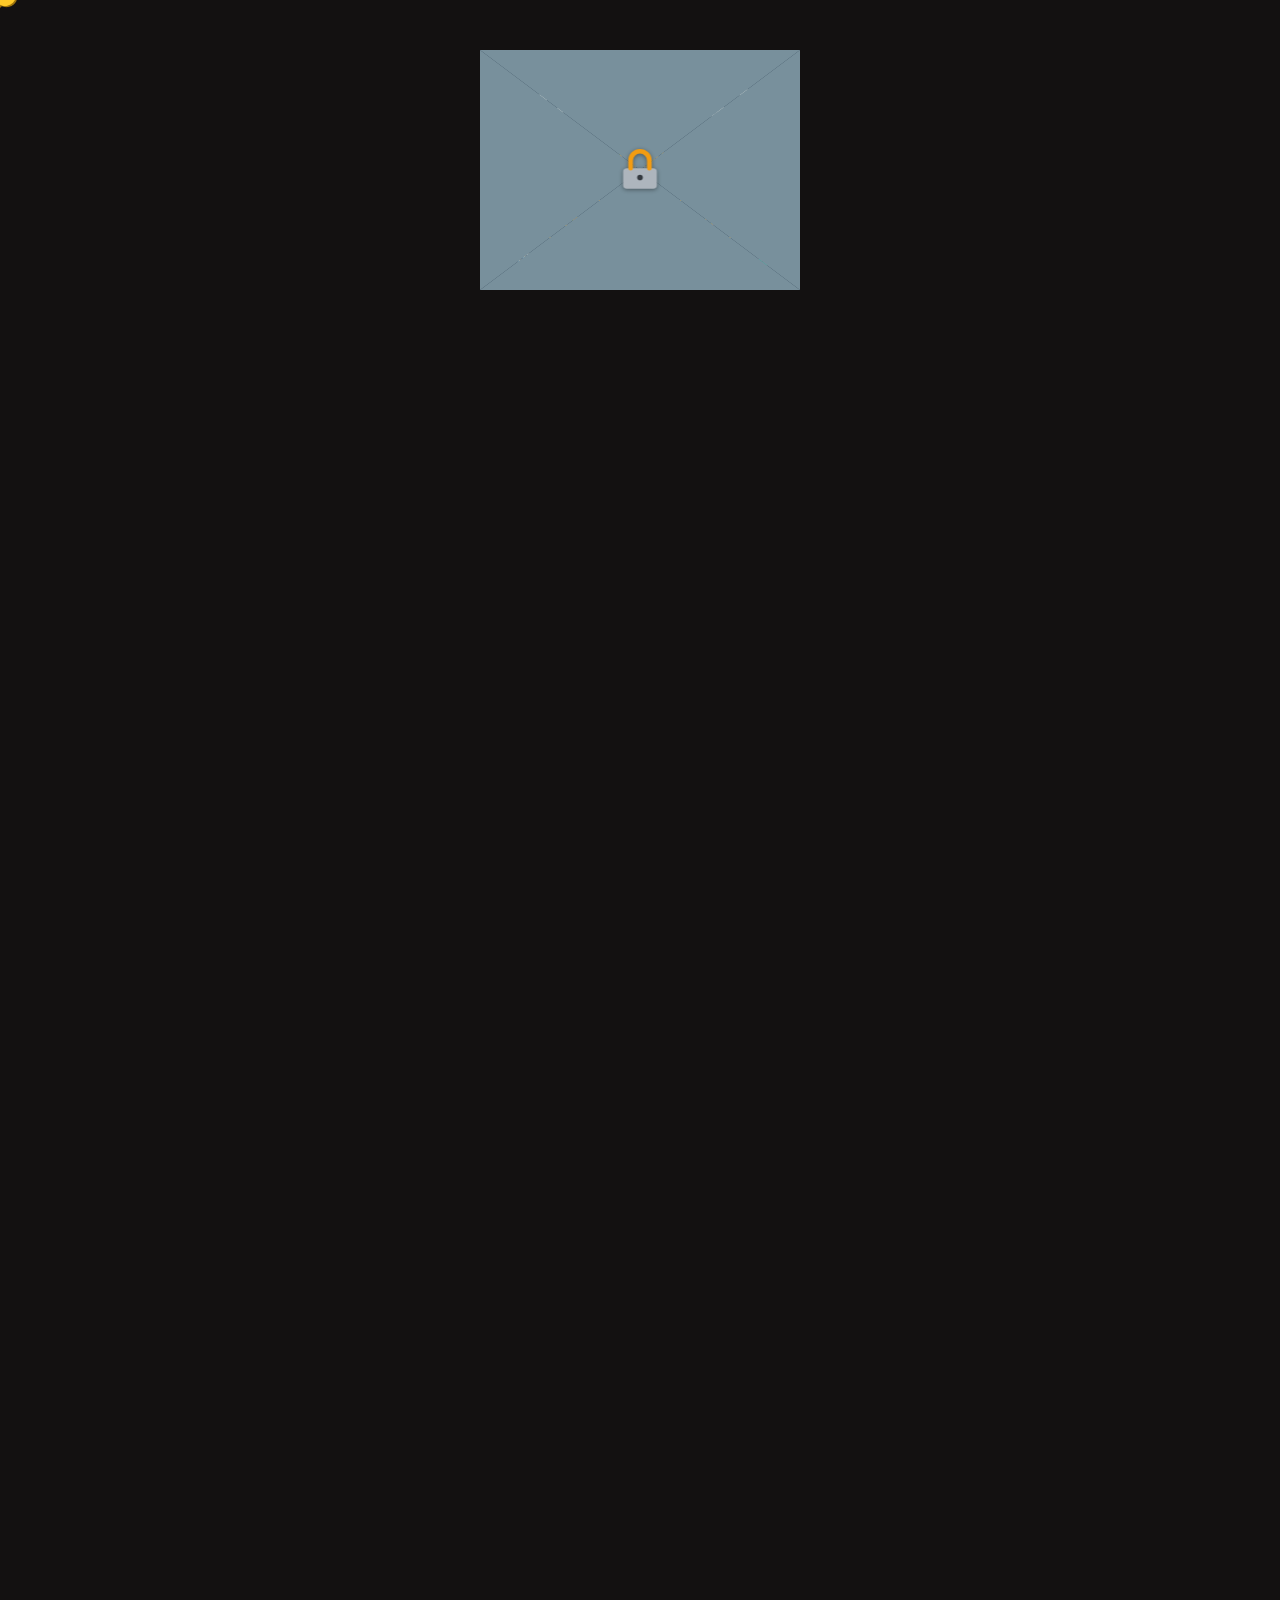
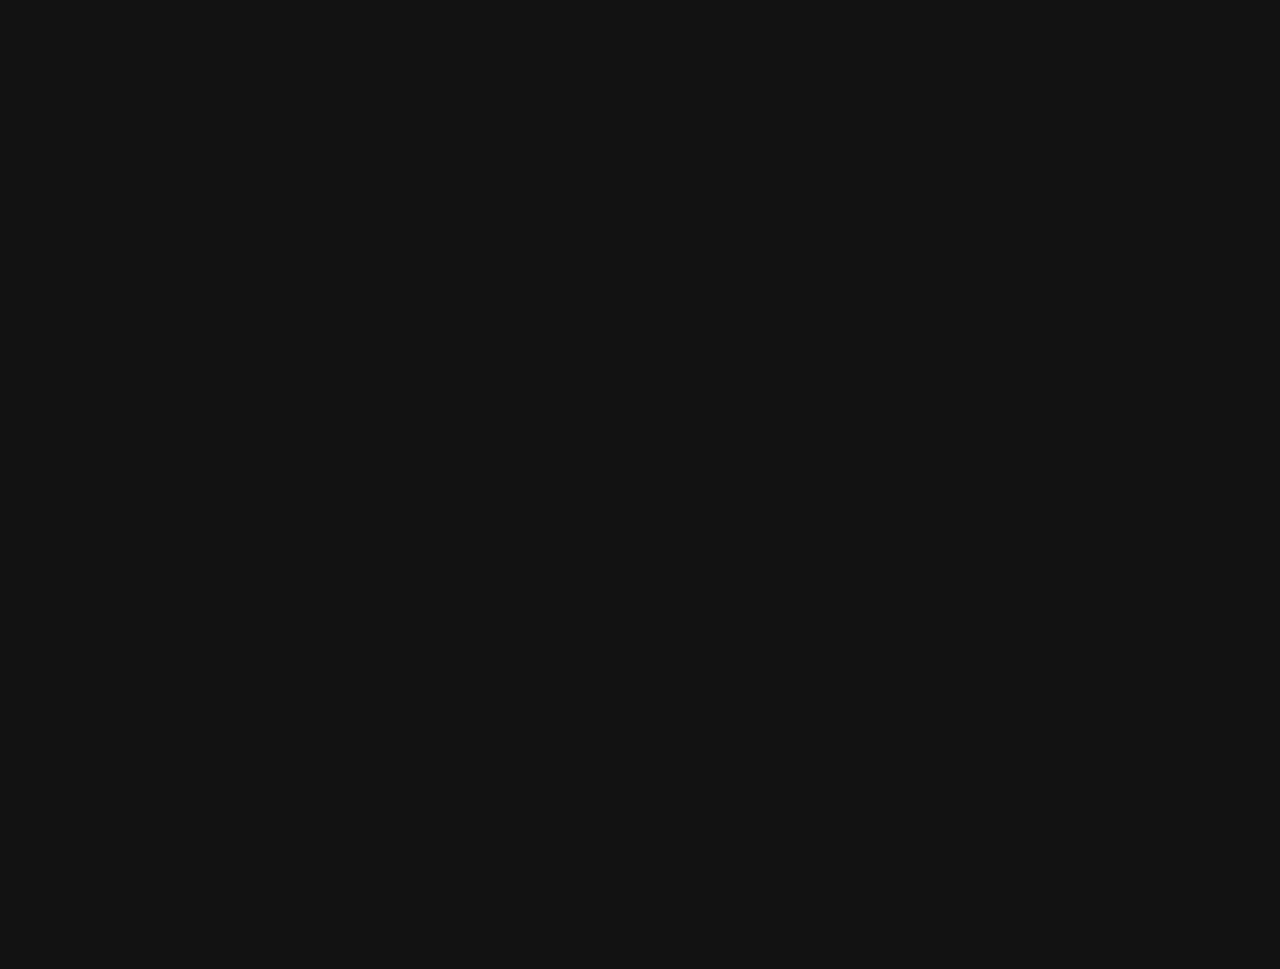
<file: index.html>
<!DOCTYPE html>
<html lang="en">
<head>
    <meta charset="utf-8">
    <meta name="viewport" content="width=device-width,initial-scale=1.0">
    <title>Luis' Portfolio</title>
    <link rel="icon" type="" href="">
    <link rel="stylesheet"
          href="https://fonts.googleapis.com/css2?family=Inter:wght@300;400;700&family=Playfair+Display:ital,wght@0,700;1,500&family=Space+Mono:wght@400;700&display=swap">
    <link rel="stylesheet"
          href="https://cdnjs.cloudflare.com/ajax/libs/font-awesome/6.0.0/css/all.min.css">
    <link rel="stylesheet" href="style.css">
</head>

<body class="initially-folded">
    <div id="mouse-key">🔑</div>
    
    <div class="loading-screen">
        <div class="envelope-viewport">
            <div class="envelope-assembly">
                <div class="panel panel-top"></div>
                <div class="panel panel-bottom"></div>
                <div class="panel panel-left"></div>
                <div class="panel panel-right"></div>

                <div class="flap flap-top"></div>
                <div class="flap flap-bottom"></div>
                <div class="flap flap-left"></div>
                <div class="flap flap-right"></div>

                <button id="unlock-trigger" class="padlock" aria-label="Unlock">
                    <svg viewBox="0 0 24 24" stroke-width="2" stroke-linecap="round" stroke-linejoin="round">
                        <rect class="padlock-body" x="3" y="11" width="18" height="11" rx="2" ry="2"/>
                        <g class="padlock-shackle-group">
                            <path class="padlock-shackle" d="M7 11V7a5 5 0 0 1 10 0v4"/>
                        </g>
                        <circle class="padlock-keyhole" cx="12" cy="16" r="1.5" />
                    </svg>
                </button>
            </div>
        </div>
    </div>
    <iframe id="content" src="portfolio.html" width="100%"></iframe>


    <script src="script.js"></script>
</body>
</html>
</file>
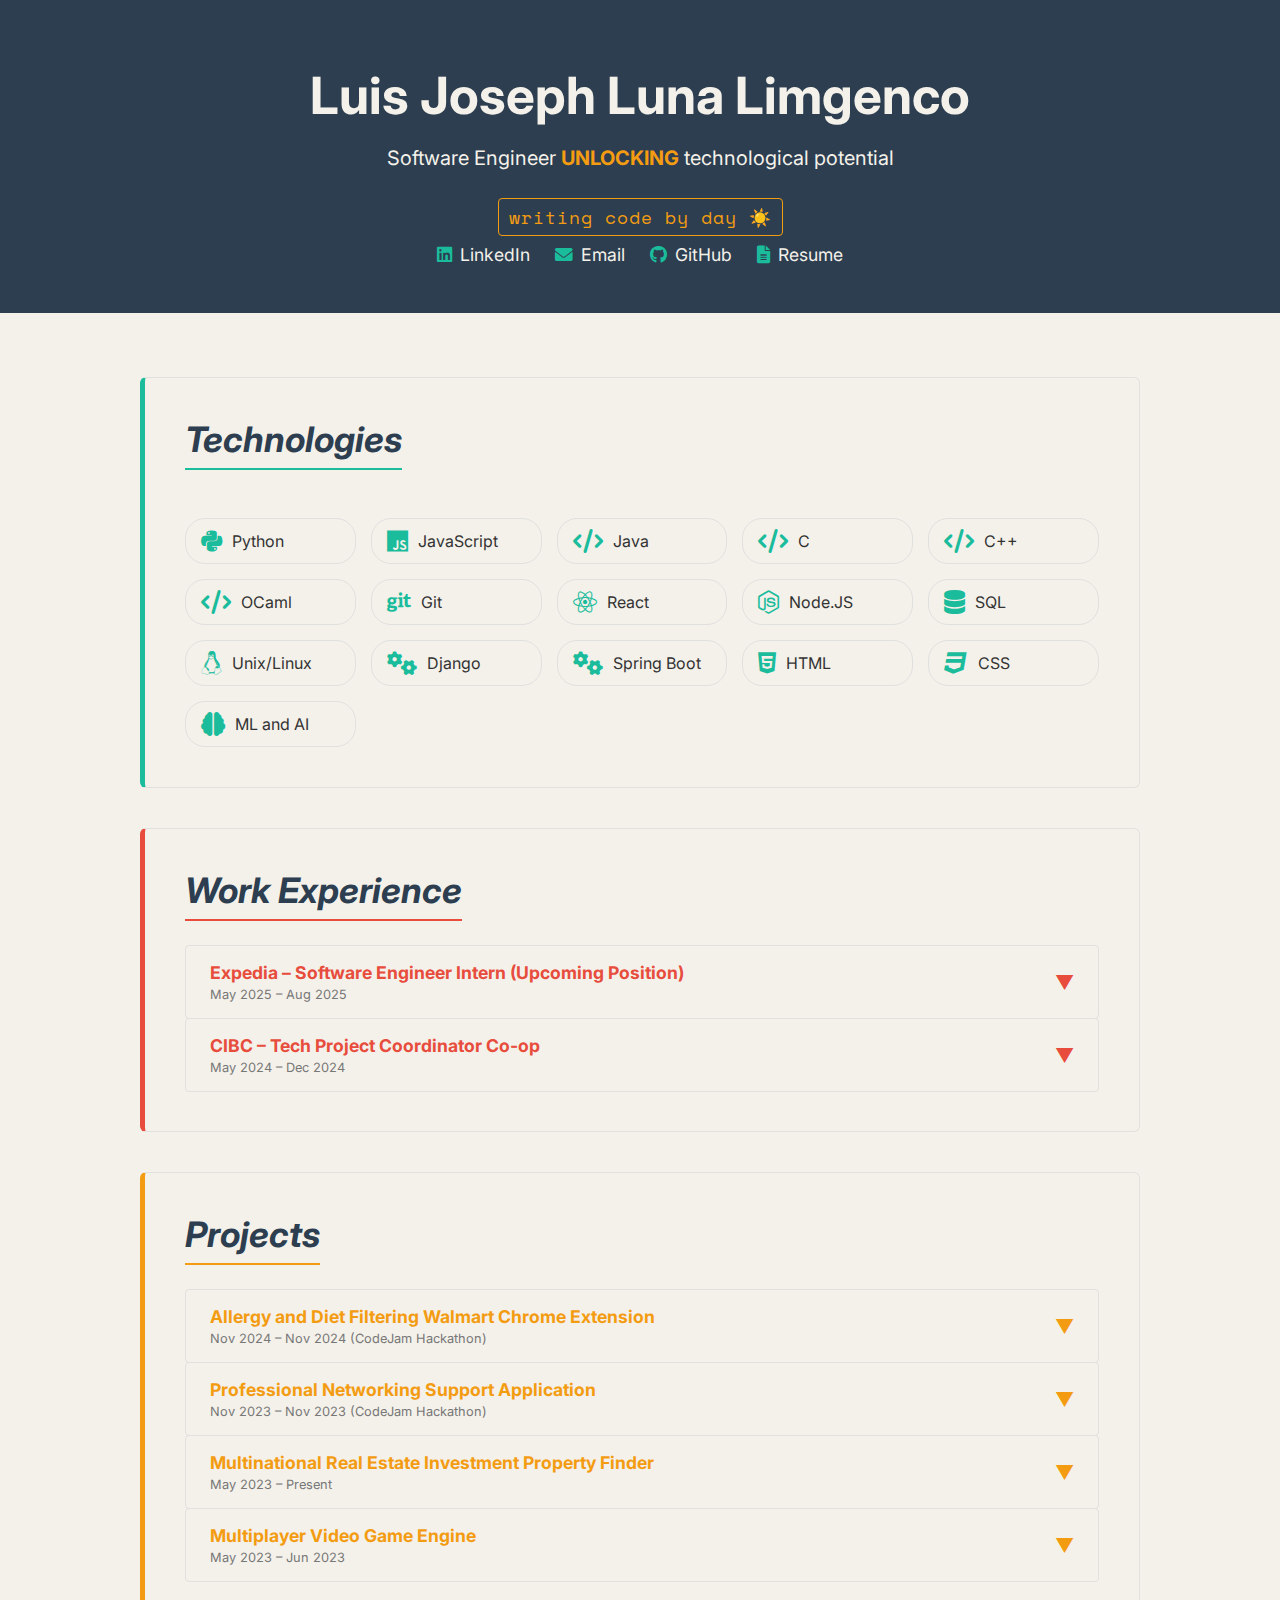
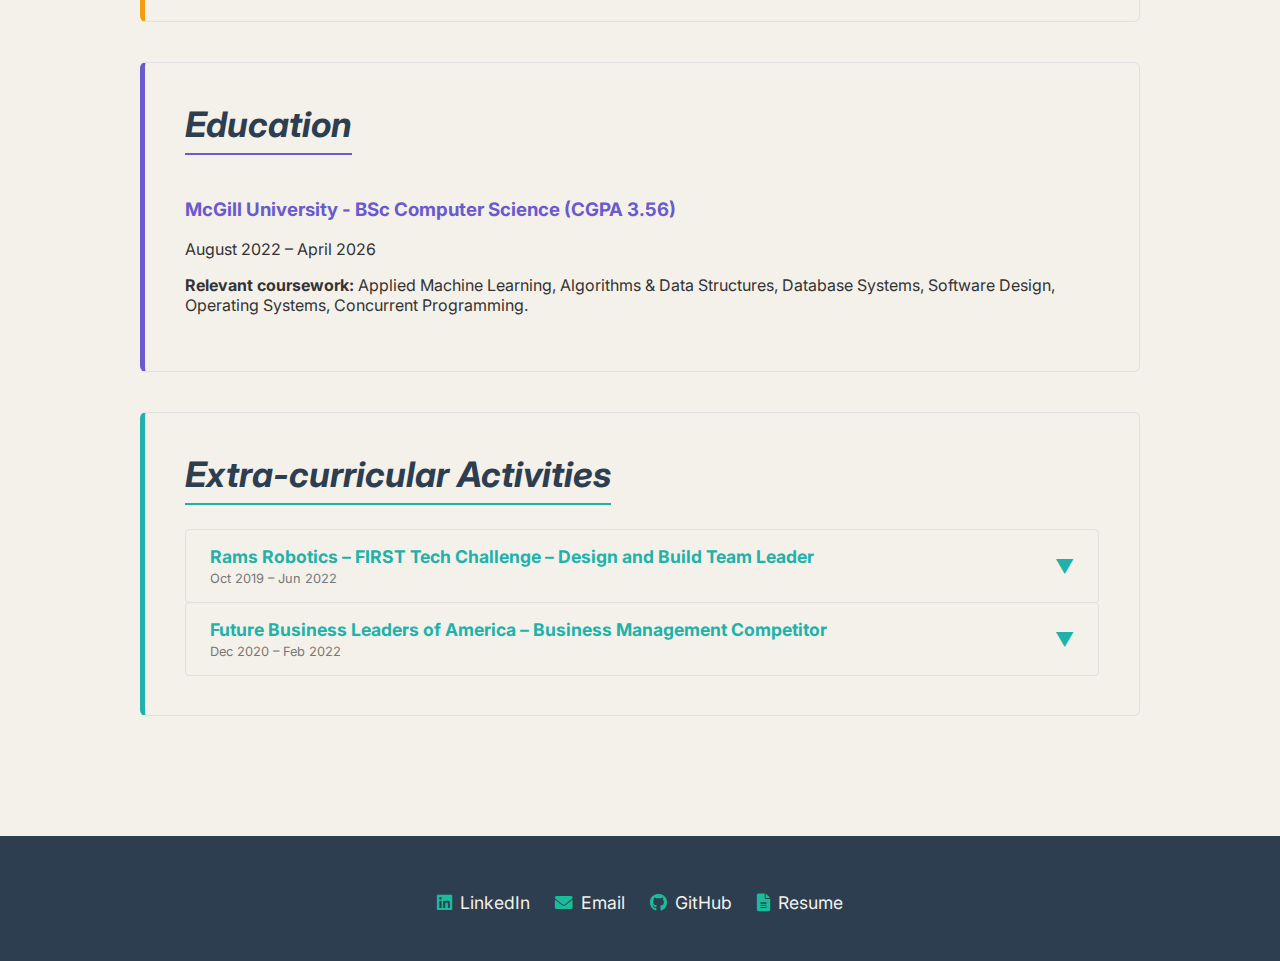
<file: portfolio.html>
<!DOCTYPE html>
<html lang="en">
<head>
    <meta charset="utf-8">
    <meta name="viewport" content="width=device-width,initial-scale=1.0">
    <title>Luis' Portfolio</title>
    <link rel="icon" type="" href="">
    <link rel="stylesheet"
          href="https://fonts.googleapis.com/css2?family=Inter:wght@300;400;700&family=Playfair+Display:ital,wght@0,700;1,500&family=Space+Mono:wght@400;700&display=swap">
    <link rel="stylesheet"
          href="https://cdnjs.cloudflare.com/ajax/libs/font-awesome/6.0.0/css/all.min.css">
    <link rel="stylesheet" href="portfolio.css">
</head>

<body>

<div id="portfolio-container">
    <header>
        <h1>Luis Joseph Luna Limgenco</h1>
        <!-- Added a class to <b> for targeting -->
        <p class="tagline">Software Engineer <b class="accent-text">UNLOCKING</b> technological potential</p>
        <!-- Button now contains an icon and a span for text -->
        <button id="day-night-button" class="tagline">
            <i class="fas fa-sun"></i> <!-- Initial Sun icon -->
            <span class="button-text">writing code by day</span>
        </button>

        <div class="contact-links">
            <a href="https://www.linkedin.com/in/luis-joseph-limgenco/" target="_blank" rel="noopener noreferrer"><i class="fab fa-linkedin"></i> LinkedIn</a>
            <a href="mailto:luis.limgenco@mail.mcgill.ca"><i class="fas fa-envelope"></i> Email</a>
            <a href="https://github.com/MarachLJLL" target="_blank" rel="noopener noreferrer"><i class="fab fa-github"></i> GitHub</a>
            <a href="Luis Joseph Luna Limgenco - Resume.pdf" target="_blank" rel="noopener noreferrer"><i class="fas fa-file-alt"></i> Resume</a>
        </div>
    </header>

    <main>
        <section id="skills" class="content-section">
            <h2>Technologies</h2>

            <div class="skills-grid">
                <div class="skill-item"><i class="fab fa-python"></i><span>Python</span></div>
                <div class="skill-item"><i class="fab fa-js"></i><span>JavaScript</span></div>
                <div class="skill-item"><i class="fas fa-code"></i><span>Java</span></div> <!-- Using generic code icon -->
                <div class="skill-item"><i class="fas fa-code"></i><span>C</span></div> <!-- Using generic code icon -->
                <div class="skill-item"><i class="fas fa-code"></i><span>C++</span></div> <!-- Using generic code icon -->
                <div class="skill-item"><i class="fas fa-code"></i><span>OCaml</span></div> <!-- Using generic code icon -->
                <div class="skill-item"><i class="fab fa-git"></i><span>Git</span></div>
                <div class="skill-item"><i class="fab fa-react"></i><span>React</span></div>
                <div class="skill-item"><i class="fab fa-node-js"></i><span>Node.JS</span></div>
                <div class="skill-item"><i class="fas fa-database"></i><span>SQL</span></div> <!-- Using database icon -->
                <div class="skill-item"><i class="fab fa-linux"></i><span>Unix/Linux</span></div>
                <div class="skill-item"><i class="fas fa-cogs"></i><span>Django</span></div> <!-- Using generic cogs icon -->
                <div class="skill-item"><i class="fas fa-cogs"></i><span>Spring Boot</span></div> <!-- Using generic cogs icon -->
                <div class="skill-item"><i class="fab fa-html5"></i><span>HTML</span></div>
                <div class="skill-item"><i class="fab fa-css3"></i><span>CSS</span></div>
                 <div class="skill-item"><i class="fas fa-brain"></i><span>ML and AI</span></div> <!-- Using brain icon -->
            </div>
        </section>

            <section id="experience" class="content-section">
                <h2>Work Experience</h2>
                <div class="foldable"><div class="foldable-header"><div><h3>Expedia – Software Engineer Intern (Upcoming Position)</h3><p>May 2025 – Aug 2025</p></div><span class="arrow">▼</span></div>
                    <div class="foldable-content">
                        <p>As a member of the search marketing team, I will be involved in:</p>
                        <ul>
                            <li>Search marketing team.</li>
                        </ul>
                    </div>
                </div>
                <div class="foldable"><div class="foldable-header"><div><h3>CIBC – Tech Project Coordinator Co-op</h3><p>May 2024 – Dec 2024</p></div><span class="arrow">▼</span></div>
                    <div class="foldable-content">
                        As a project coordinator, I found myself constantly facing issues
                        Here are some of the highlights from my 8 months there.
                        <ul>
                            <li>Developed a Java application from scratch to complete preprocessing for over <b>$3.5 million of monthly</b> invoices reducing the manual workload by over <b>60 hours per week (92% reduction)</b>.</li>
                            <li>Led a Salesforce and Azure POD as <b>Scrum Master</b> to deliver features across <b>3 releases</b> and streamlined communication to reduce the daily standup meeting from <b>1 hour to 20 minutes</b>.</li>
                            <li>Managed 40% of all intakes by engaging with external requesters and directors to clarify funding, efforts, dependencies and expectations for development.</li>
                            <li>Automated post deployment testing for translations and user permission verification saving 1 hour on every deployment.</li>
                        </ul>
                        While I cannot demo
                    </div>
                </div>
            </section>

            <section id="projects" class="content-section">
                <h2>Projects</h2>
                <div class="foldable"><div class="foldable-header"><div><h3>Allergy and Diet Filtering Walmart Chrome Extension</h3><p>Nov 2024 – Nov 2024 (CodeJam Hackathon)</p></div><span class="arrow">▼</span></div>
                <div class="foldable-content">
                    <ul>
                        <li>Won prize for Best Social Good.</li>
                        <li>Leveraged ChatGPT API to identify alternative names of allergens and restricted dietary ingredients.</li>
                        <li>Developed object model for products to edit images and include warning text upon hovering over unfit products.</li>
                    </ul>
                </div>
            </div>
            <div class="foldable"><div class="foldable-header"><div><h3>Professional Networking Support Application</h3><p>Nov 2023 – Nov 2023 (CodeJam Hackathon)</p></div><span class="arrow">▼</span></div>
                <div class="foldable-content">
                    <ul>
                        <li>Won prize for Best Beginner Hack.</li>
                        <li>Developed email reminder automation using Python, Flask, and SQLAlchemy with heap priority queue.</li>
                    </ul>
                </div>
            </div>
            <div class="foldable"><div class="foldable-header"><div><h3>Multinational Real Estate Investment Property Finder</h3><p>May 2023 – Present</p></div><span class="arrow">▼</span></div>
                <div class="foldable-content">
                    <ul>
                        <li>Designed predictive rental price maps for 200+ cities using geo-hashing and cash flow analysis.</li>
                        <li>Created customizable views to analyze rental data from thousands of properties to aid real estate investment decisions.</li>
                    </ul>
                </div>
            </div>
            <div class="foldable"><div class="foldable-header"><div><h3>Multiplayer Video Game Engine</h3><p>May 2023 – Jun 2023</p></div><span class="arrow">▼</span></div>
                <div class="foldable-content">
                    <ul>
                        <li>Built a video game engine in C++ with real-time UDP communication, cache friendly rendering, physics simulation, and dynamically loaded entities.</li>
                    </ul>
                </div>
            </div>
        </section>

        <section id="education" class="content-section">
            <h2>Education</h2>
            <h3>McGill University - BSc Computer Science (CGPA 3.56)</h3>
            <p>August 2022 – April 2026</p>
            <p><strong>Relevant coursework:</strong> Applied Machine Learning, Algorithms & Data Structures, Database Systems, Software Design, Operating Systems, Concurrent Programming.</p>
        </section>

        <section id="extracurriculars" class="content-section">
            <h2>Extra-curricular Activities</h2>
            <div class="foldable"><div class="foldable-header"><div><h3>Rams Robotics – FIRST Tech Challenge – Design and Build Team Leader</h3><p>Oct 2019 – Jun 2022</p></div><span class="arrow">▼</span></div>
                <div class="foldable-content">
                    <ul>
                        <li>Won Ontario Eastern Conference Champion in 2020.</li>
                        <li>Designed an award winning chassis layout that lowered route completion times by over 45%.</li>
                        <li>Composed, filmed and edited two rap videos during the COVID-19 pandemic causing applicants in 2020 and 2021 to triple from previous years to over 400 hundred applicants.</li>
                        <li>Mentored 3 robotics teams as an alumni of Rams Robotics from Aug 2022 – Jun 2023.</li>
                    </ul>
                </div>
            </div>
            <div class="foldable"><div class="foldable-header"><div><h3>Future Business Leaders of America – Business Management Competitor</h3><p>Dec 2020 – Feb 2022</p></div><span class="arrow">▼</span></div>
                <div class="foldable-content">
                    <ul>
                        <li>National Champion in 2021 and National Finalist in 2022 for FBLA Canadian National Leadership Conference.</li>
                        <li>Analyzed and presented business management case studies.</li>
                    </ul>
                </div>
            </div>
        </section>
    </main>

    <footer>
        <div class="contact-links">
            <a href="https://www.linkedin.com/in/luis-joseph-limgenco/" target="_blank" rel="noopener noreferrer"><i class="fab fa-linkedin"></i> LinkedIn</a>
            <a href="mailto:luis.limgenco@mail.mcgill.ca"><i class="fas fa-envelope"></i> Email</a>
            <a href="https://github.com/MarachLJLL" target="_blank" rel="noopener noreferrer"><i class="fab fa-github"></i> GitHub</a>
            <a href="Luis Joseph Luna Limgenco - Resume.pdf" target="_blank" rel="noopener noreferrer"><i class="fas fa-file-alt"></i> Resume</a>
        </div>
    </footer>
  </div>
<script src="portfolio.js"></script>

</body>
</html>
</file>
<file: style.css>
/* --- Theme & Animation Variables --- */
:root {
    /* Colors */
    --color-background: #f4f1ea;
    --color-text: #333333;
    --color-primary: #2c3e50;
    --color-secondary: #e74c3c;
    --color-accent1: #f39c12;
    --color-accent2: #1abc9c;
    --color-subtle-gray: #e0e0e0;
  
    --envelope-panel-color: #131111;
    --envelope-flap-background: #78909c;
    --envelope-flap-border: #546e7a;
  
    --lock-body-fill: #adb5bd;
    --lock-shackle-stroke: var(--color-accent1);
    --lock-keyhole-fill: #343a40;
  
    /* Fonts */
    --font-body: 'Inter', sans-serif;
    --font-headings: 'Playfair Display', serif;
    --font-mono: 'Space Mono', monospace;
    --font-ui: 'Inter', sans-serif;
  
    /* Initial Envelope Dimensions */
    --envelope-initial-width: 320px;
    --envelope-initial-height: 240px;
    --flap-depth-factor: 0.5;
  
    /* Animation Durations */
    --padlock-unlock-wiggle-duration: 0.4s;
    --padlock-shackle-open-duration: 0.6s;
    --padlock-fade-duration: 0.5s;
  
    --flap-open-duration: 0.7s;
    --flap-stagger-js-delay: 100ms;
  
    --panel-expand-delay-js: 400ms; /* Delay for panels to start expanding after flaps start */
    --panel-expand-duration: 1.5s;   /* Duration for panel expansion AND for push/slide-off */
  
    --loading-screen-fade-delay-js: 200ms;
    --loading-screen-fade-duration: 0.7s;
  
    --centered-flap-width: 300px;
    --centered-flap-height: 220px;
  }
  
  /* --- General Body & Portfolio --- */
  html { height: 100%; }
  body {
    margin: 0; padding: 0; width: 100%; min-height: 100vh;
    font-family: var(--font-body); color: var(--color-text);
    background-color: var(--color-background);
    overflow-x: hidden;
    scroll-behavior: smooth;
    position: relative;
  }
  body.initially-folded { overflow: hidden; }
  body.unlocked { overflow-y: auto; }
  
  #portfolio-container {
    width: 100%; min-height: 100vh; box-sizing: border-box;
    position: relative; z-index: 1; visibility: visible;
  }
  body.initially-folded { pointer-events: none; }
  body.initially-folded .loading-screen,
  body.initially-folded .loading-screen * { pointer-events: auto; }
  body.unlocked { pointer-events: auto; }
  
  /* --- Mouse Key Follower --- */
  #mouse-key {
    position: fixed; font-size: 2rem; pointer-events: none;
    transform: translate(-50%, -50%); transition: opacity 0.3s ease;
    z-index: 9999; opacity: 0;
  }
  body.initially-folded #mouse-key.visible { opacity: 1; }
  
  /* --- Loading Screen --- */
  .loading-screen {
    position: fixed; top: 0; left: 0; width: 100%; height: 100vh;
    background-color: transparent;
    display: flex; justify-content: center; align-items: center;
    z-index: 5000; opacity: 1; visibility: visible;
    transition: opacity var(--loading-screen-fade-duration) ease,
                visibility 0s linear var(--loading-screen-fade-duration);
  }

  .loading-screen .envelope-viewport {
    /* Override parent's align-items: center */
    margin-bottom: auto; /* Push it to the top */
    margin-top: 50px; /* Add some space from the top edge */

    /* Keep horizontal centering from parent's justify-content: center */
    margin-left: auto;
    margin-right: auto;
}

  body.unlocked .loading-screen.fade-out-active {
    opacity: 1; /* fully visible */
    visibility: visible; /* MUST be visible to render */
    pointer-events: none; /* disables clicking */
  }
  
  /* When fading out */
  .loading-screen.fade-out-active {
    opacity: 0;
    pointer-events: none; /* <-- disables blocking */
  }
  
  /* Ensure children also don’t block */
  .loading-screen.fade-out-active * {
    pointer-events: none;
  }
  
  
  /* --- Envelope Viewport & Assembly --- */
  .envelope-viewport {
    position: relative;
    width: var(--envelope-initial-width);
    height: var(--envelope-initial-height);
    perspective: 1200px;
  }
  .envelope-assembly {
    position: absolute; top:0; left:0; width: 100%; height: 100%;
    transform-style: preserve-3d;
  }
  
  /* --- Envelope Panels --- */
  .panel {
    position: absolute;
    background-color: var(--envelope-panel-color);
    z-index: 4; /* Base z-index for panels */
    opacity: 1; /* Panels start opaque */
    /* Default transition for transform. Opacity transition handled by .slide-off specific rule. */
    transition: transform var(--panel-expand-duration) cubic-bezier(0.77, 0, 0.175, 1);
  }
  
  /* INITIAL STATE: Panels are OFF-SCREEN (MODIFIED: add translateZ(0px)) */
  .panel-top {
    bottom: 100%; right: -10000px; width: 20000px; height: 20000px;
    transform-origin: center bottom; z-index: 5; /* z-index 5 for top/bottom, but still behind flaps due to translateZ */
  }
  .panel-bottom {
    top: 100%; left: -10000px; width: 20000px; height: 20000px;
    transform-origin: center top; z-index: 5;
  }
  .panel-left {
    top: -10000px; height: 20000px; right: 100%; width: 20000px;
    transform-origin: right center;
  }
  .panel-right {
    bottom: -10000px; height: 20000px; left: 100%; width: 20000px;
    transform-origin: left center;
  }
  
  /* State when ".expanded" is added by JS (MODIFIED: add translateZ(0px)) */
  /* This class IS NOW USED AGAIN by JS */
  
  
  /* State when ".slide-off" is added by JS (MODIFIED for push and instant opacity change) */
  .panel.slide-off {
    opacity: 0; /* Target opacity: 0 after push */
    /*
      Transition for transform happens over --panel-expand-duration.
      Transition for opacity is 0s (instant) but DELAYED by --panel-expand-duration.
      So, opacity snaps to 0 only AFTER the transform (push) animation completes.
    */
    transition: transform var(--panel-expand-duration) cubic-bezier(0.77, 0, 0.175, 1),
                opacity 0s linear var(--panel-expand-duration);
  }
  
  /* Define the PUSHED-OFF positions (MODIFIED: ensure translateZ and use vh/vw for push distance) */
  /* These transforms are from the .expanded (translate(0,0) translateZ(0px)) state */
  .panel-top.slide-off    { transform: translateY(-100vh) translateZ(0px); } /* Pushes far UP */
  .panel-bottom.slide-off { transform: translateY(100vh) translateZ(0px); }  /* Pushes far DOWN */
  .panel-left.slide-off   { transform: translateX(-100vw) translateZ(0px); } /* Pushes far LEFT */
  .panel-right.slide-off  { transform: translateX(100vw) translateZ(0px); }  /* Pushes far RIGHT */
  
  /* --- Flaps --- */
  .flap {
    position: absolute;
    background-color: var(--envelope-flap-background);
    transition: transform var(--flap-open-duration) cubic-bezier(0.68, -0.55, 0.265, 1.55),
                opacity var(--flap-open-duration) ease; /* Base transition for opening */
    z-index: 0; /* Flaps on top */
  }
  .flap-top { width: 100%; height: calc(var(--envelope-initial-height) * var(--flap-depth-factor)); top: 0; left: 0; clip-path: polygon(0% 0%, 100% 0%, 50% 100%); transform-origin: 50% 0%; }
  .flap-bottom { width: 100%; height: calc(var(--envelope-initial-height) * var(--flap-depth-factor)); bottom: 0; left: 0; clip-path: polygon(50% 0%, 0% 100%, 100% 100%); transform-origin: 50% 100%; }
  .flap-left { width: calc(var(--envelope-initial-width) * var(--flap-depth-factor)); height: 100%; top: 0; left: 0; clip-path: polygon(0% 0%, 100% 50%, 0% 100%); transform-origin: 0% 50%; }
  .flap-right { width: calc(var(--envelope-initial-width) * var(--flap-depth-factor)); height: 100%; top: 0; right: 0; clip-path: polygon(0% 50%, 100% 0%, 100% 100%); transform-origin: 100% 50%; }
  
  /* Flap open states (MODIFIED: add translateZ(5px) for layering) */
  .flap-top.open { transform: rotateX(-180deg) translateZ(5px); }
  .flap-bottom.open { transform: rotateX(180deg) translateZ(5px); }
  .flap-left.open { transform: rotateY(180deg) translateZ(5px); }
  .flap-right.open { transform: rotateY(-180deg) translateZ(5px); }
  
  /* Flap class for sliding off (MODIFIED: ensure translateZ(5px) is maintained) */
  /* Flaps will still fade out as they slide */
  .flap.sliding-off {
      opacity: 0;
      transition: transform var(--panel-expand-duration) cubic-bezier(0.77, 0, 0.175, 1), /* Same duration as panel push-off */
                  opacity calc(var(--panel-expand-duration) * 0.8) ease; /* Flaps fade while sliding */
  }
  
  /* Flap slide-off transformations (MODIFIED: add translateZ(5px)) */
  .flap-top.open.sliding-off    {transform: translateY(-150vh); }
  .flap-bottom.open.sliding-off {transform: translateY(150vh); }
  .flap-left.open.sliding-off   {transform: translateX(-150vw); }
  .flap-right.open.sliding-off  {transform: translateX(150vw); }
  
  /* --- Padlock --- */
  #unlock-trigger.padlock {
    position: absolute; top: 50%; left: 50%; transform: translate(-50%, -50%);
    width: 45px; height: 54px; background: none; border: none; padding: 0;
    cursor: pointer; z-index: 30; /* Padlock on very top */
    transition: transform var(--padlock-unlock-wiggle-duration) ease, opacity var(--padlock-fade-duration) ease;
  }
  #unlock-trigger.padlock svg { width: 100%; height: 100%; display: block; overflow: visible; filter: drop-shadow(0 1px 2px rgba(0,0,0,0.4)); }
  #unlock-trigger.padlock .padlock-body { fill: var(--lock-body-fill); }
  #unlock-trigger.padlock .padlock-shackle { stroke: var(--lock-shackle-stroke); fill: none; stroke-width: 2.5; }
  #unlock-trigger.padlock .padlock-keyhole { fill: var(--lock-keyhole-fill); stroke: none;}
  .padlock-shackle-group { transform-origin: 7px 11px; transition: transform var(--padlock-shackle-open-duration) cubic-bezier(0.68, -0.55, 0.265, 1.55); }
  #unlock-trigger.padlock.shackle-open .padlock-shackle-group { transform: rotate(-45deg) translateY(-2px) translateX(1px); }
  #unlock-trigger.padlock:hover { transform: translate(-50%, -50%) scale(1.1); }
  #unlock-trigger.padlock.unlocking { animation: padlock-wiggle var(--padlock-unlock-wiggle-duration) ease-in-out; }
  @keyframes padlock-wiggle {0%{transform:translate(-50%,-50%) scale(1) rotate(0deg)}25%{transform:translate(-50%,-50%) scale(1.05) rotate(-3deg)}50%{transform:translate(-50%,-50%) scale(1.05) rotate(3deg)}75%{transform:translate(-50%,-50%) scale(1.05) rotate(-2deg)}100%{transform:translate(-50%,-50%) scale(1) rotate(0deg)}}
  #unlock-trigger.padlock.fade-out { opacity: 0; transform: translate(-50%, -55%) scale(0.8); }
    
  @media (max-width: 768px) {
    :root {
        --envelope-initial-width: 280px;
        --envelope-initial-height: 210px;
    }
    header h1 { font-size: 2.5rem; }
    nav a { margin: 0.25rem; padding: 0.7rem 1rem; }
    .content-section { padding: 1.5rem; }
    .content-section h2 { font-size: 1.8rem; }
    footer #contact h2 {font-size: 1.8rem; }
    .contact-links { gap: 15px; }
    ul.skills-list { columns: 1; }
    #unlock-trigger.padlock { width: 40px; height: 48px; }
  }
</file>
<file: portfolio.css>
/* --- Theme & Animation Variables --- */
:root {
  /* Day Colors */
  --color-background: #f4f1ea;
  --color-text: #333333;
  --color-primary: #2c3e50;
  --color-secondary: #e74c3c;
  --color-accent1: #f39c12; /* Yellow/Orange */
  --color-accent2: #1abc9c; /* Teal */
  --color-subtle-gray: #e0e0e0;

  --envelope-panel-color: #242b2e;
  --envelope-flap-background: #78909c;
  --envelope-flap-border: #546e7a;

  --lock-body-fill: #adb5bd;
  --lock-shackle-stroke: var(--color-accent1);
  --lock-keyhole-fill: #343a40;

  /* Fonts */
  --font-body: 'Inter', sans-serif;
  --font-headings: 'Inter', serif;
  --font-mono: 'Space Mono', monospace;
  --font-ui: 'Inter', sans-serif;

  /* Initial Envelope Dimensions */
  --envelope-initial-width: 320px;
  --envelope-initial-height: 240px;
  --flap-depth-factor: 0.5;

  /* Animation Durations */
  --padlock-unlock-wiggle-duration: 0.4s;
  --padlock-shackle-open-duration: 0.6s;
  --padlock-fade-duration: 0.5s;

  --flap-open-duration: 0.7s;
  --flap-stagger-js-delay: 100ms;

  --panel-expand-delay-js: 400ms; /* Delay for panels to start expanding after flaps start */
  --panel-expand-duration: 1.5s;   /* Duration for panel expansion AND for push/slide-off */

  --loading-screen-fade-delay-js: 200ms;
  --loading-screen-fade-duration: 0.7s;

  --centered-flap-width: 300px;
  --centered-flap-height: 220px;

  /* Theme Transition Duration */
  --theme-transition-duration: 0.7s; /* Controls speed of color fade */
}

/* Night Mode Variables (Muted Day Colors) */
body.night-mode {
  --color-background: #344062; /* Dark background */
  --color-text: #ced4da;     /* Light grey text */
  --color-primary: #0f141b;   /* Muted primary blue-grey */
  --color-secondary: #a54a45; /* Muted red */
  --color-accent1: #d39e00;   /* Muted yellow/orange */
  --color-accent2: #117a65;   /* Muted teal */
  --color-subtle-gray: #262c33; /* Darker subtle gray */

  --envelope-panel-color: #495057; /* Match subtle gray */
  --envelope-flap-background: #5a6268; /* Match muted primary */
  --envelope-flap-border: #343a40; /* Darker grey */

  --lock-body-fill: #495057; /* Match subtle gray */
  --lock-shackle-stroke: var(--color-accent1); /* Use muted accent1 */
  --lock-keyhole-fill: #212529; /* Very dark grey */
}


/* --- General Body & Portfolio --- */
html { height: 100%; }
body {
  margin: 0; padding: 0; width: 100%; min-height: 100vh;
  font-family: var(--font-body); color: var(--color-text);
  background-color: var(--color-background);
  overflow-x: hidden;
  scroll-behavior: smooth;
  position: relative;
  /* Add transitions for color variables */
  transition:
    background-color var(--theme-transition-duration) ease,
    color var(--theme-transition-duration) ease;
}
body.initially-folded { overflow: hidden; }
body.unlocked { overflow-y: auto; }

#portfolio-container {
  width: 100%; min-height: 100vh; box-sizing: border-box;
  position: relative; z-index: 1; visibility: visible;
}
body.initially-folded { pointer-events: none; }
body.initially-folded .loading-screen,
body.initially-folded .loading-screen * { pointer-events: auto; }
body.unlocked { pointer-events: auto; }

/* Apply theme transitions to main elements */
header, main, footer, nav,
.content-section, .foldable .foldable-header, .foldable .foldable-content,
.skill-item, .contact-links a, .contact-links a i {
    transition:
      background-color var(--theme-transition-duration) ease,
      color var(--theme-transition-duration) ease,
      border-color var(--theme-transition-duration) ease,
      border-left-color var(--theme-transition-duration) ease; /* For section borders */
}

/* === Portfolio Content Styles === */
header { background-color: var(--color-primary); color: var(--color-background); padding: 4rem 2rem 3rem; text-align: center; }
header h1 { font-family: var(--font-headings); font-size: 3.2rem; font-weight: 700; color: var(--color-background); margin: 0 0 0.5rem; }

/* Style the first tagline's accent text */
p.tagline {
  font-size: 20px;
}
p.tagline .accent-text {
    color: var(--color-accent1);
    transition: color var(--theme-transition-duration) ease;
}

/* Style the day/night button */
#day-night-button.tagline {
  font-family: var(--font-mono);
  font-size: 1.1rem;
  letter-spacing: 1px;
  cursor: pointer;
  display: inline-flex; /* Use inline-flex to keep content together and center */
  align-items: center;
  gap: 8px; /* Space between icon and text */

  /* Base button style (Day Mode appearance) */
  background: transparent;
  border: 1px solid var(--color-accent1); /* Consistent border */
  color: var(--color-accent1); /* Day text color */
  padding: 5px 10px; /* Consistent padding */
  border-radius: 4px;
  margin: 0.5rem auto 0;
  /* Use block if you want it centered like the old p tag */
  /* display: block; */

  transition:
      color 0.5s ease,
      background-color 0.5s ease,
      border-color 0.5s ease,
      /* Icon color transition */
      var(--theme-transition-duration) ease; /* General theme transition */
}

/* Button icon style */
#day-night-button.tagline i {
    color: var(--color-accent1); /* Icon color matches button text */
    transition: color 0.5s ease; /* Smooth transition for icon color */
}

/* Button hover state (in day mode) */
#day-night-button.tagline:hover {
    color: var(--color-background); /* Hover text color */
    background-color: var(--color-accent1); /* Hover background color */
    border-color: var(--color-accent1); /* Hover border color */
}

/* Button hover state (in day mode) - icon color */
#day-night-button.tagline:hover i {
    color: var(--color-background); /* Icon color matches hover text */
}


/* Button styles in night mode */
body.night-mode #day-night-button.tagline {
    /* Night Mode appearance */
    background: var(--color-subtle-gray); /* Muted background */
    border-color: var(--color-primary); /* Muted border color */
    color: var(--color-text); /* Night text color */
}

/* Button icon style in night mode */
body.night-mode #day-night-button.tagline i {
    color: var(--color-text); /* Icon color matches night button text */
}


/* Button hover state (in night mode) */
body.night-mode #day-night-button.tagline:hover {
    /* Hover in Night Mode (looks like day button but with night colors) */
    color: var(--color-accent1); /* Hover text color */
    background-color: transparent; /* Transparent background */
    border-color: var(--color-accent1); /* Hover border color */
}

/* Button hover state (in night mode) - icon color */
body.night-mode #day-night-button.tagline:hover i {
    color: var(--color-accent1); /* Icon color matches hover text */
}


nav { background: rgb(216, 253, 255); border-bottom: 1px solid var(--color-subtle-gray); padding: 1rem 1rem; text-align: center; position: sticky; top: 0; z-index: 1000; box-shadow: 0 2px 5px rgba(0,0,0,0.05); line-height: 2rem;}
/* Adjust nav background/border for night mode */
body.night-mode nav {
    background: var(--color-primary); /* Use primary color for night nav */
    border-bottom-color: var(--color-subtle-gray);
    box-shadow: 0 2px 5px rgba(0,0,0,0.2);
}
nav a { font-family: var(--font-ui); font-weight: 700; color: var(--color-primary); text-decoration: none; padding: 0.8rem 1.5rem; margin: 0 0.5rem; border-radius: 4px; transition: color 0.3s ease, background-color 0.3s ease; }
/* Adjust nav links for night mode */
body.night-mode nav a { color: var(--color-background); }
nav a:hover { color: var(--color-background); background-color: var(--color-accent2); }
/* Adjust nav link hover for night mode */
body.night-mode nav a:hover { color: var(--color-primary); background-color: var(--color-accent1); }


main { padding: 2rem 1.5rem; max-width: 1000px; margin: 2rem auto; }

.content-section {
  --section-accent-color: var(--color-primary);
  background: var(--color-background);
  padding: 2.5rem; margin-bottom: 2.5rem;
  border-radius: 6px; border: 1px solid var(--color-subtle-gray);
  border-left: 5px solid var(--section-accent-color);
}
/* Adjust content sections for night mode */
body.night-mode .content-section {
    background: var(--color-subtle-gray); /* Use subtle gray for night section background */
    border-color: var(--color-primary); /* Use primary color for borders */
}

#skills.content-section { --section-accent-color: var(--color-accent2); }
#experience.content-section { --section-accent-color: var(--color-secondary); }
#projects.content-section { --section-accent-color: var(--color-accent1); }
#education.content-section { --section-accent-color: #6a5acd; } /* Custom color */
#extracurriculars.content-section { --section-accent-color: #20b2aa; } /* Custom color */
#contact.content-section { --section-accent-color: var(--color-primary); border-left: none; }


.content-section h2 {
  font-family: var(--font-headings); font-style: italic; font-size: 2.2rem;
  color: var(--color-primary); margin-top: 0; margin-bottom: 1.5rem;
  padding-bottom: 0.5rem; border-bottom: 2px solid var(--section-accent-color);
  display: inline-block;
}
/* Adjust headings for night mode */
body.night-mode .content-section h2 { color: var(--color-text); }

.content-section > h3 { font-family: var(--font-ui); font-weight: 700; color: var(--section-accent-color); }
/* Adjust subheadings for night mode - accent colors are already muted */


ul.skills-list { list-style: disc; padding-left: 25px; columns: 2; gap: 20px; }
ul { list-style: disc; padding-left: 25px; }
li { margin-bottom: 0.25rem; line-height: 1.2; }


.foldable .foldable-header {
  background-color: transparent; border: 1px solid var(--color-subtle-gray);
  color: var(--color-text); padding: 1rem 1.5rem; cursor: pointer;
  border-radius: 4px; margin-bottom: 0;
  transition: background-color 0.3s ease, border-color 0.3s ease, color 0.3s ease;
  display: flex; justify-content: space-between; align-items: center;
}
/* Adjust foldable header for night mode */
body.night-mode .foldable .foldable-header {
    border-color: var(--color-primary);
    color: var(--color-text);
}
.foldable .foldable-header:hover {
  background-color: var(--section-accent-color); color: var(--color-background);
  border-color: var(--section-accent-color);
}
/* Adjust foldable header hover for night mode */
body.night-mode .foldable .foldable-header:hover {
     background-color: var(--section-accent-color); /* Hover accent color remains */
     color: var(--color-background); /* Still light text on hover */
     border-color: var(--section-accent-color);
}
.foldable .foldable-header > div { flex-grow: 1; margin-right: 15px; }
.foldable .foldable-header h3 {
  margin: 0; font-size: 1.1rem; font-family: var(--font-ui);
  font-weight: 700; color: var(--section-accent-color); transition: color 0.3s ease;
}
/* Adjust foldable header h3 for night mode */
body.night-mode .foldable .foldable-header h3 { color: var(--section-accent-color); } /* Keep accent color */

.foldable .foldable-header:hover h3 { color: var(--color-background); }
/* Adjust foldable header h3 hover for night mode */
body.night-mode .foldable .foldable-header:hover h3 { color: var(--color-background); }


.foldable .foldable-header p {
  margin: 0; font-size: 0.8em; color: #777; margin-top: 0.25rem;
  font-family: var(--font-ui); transition: color 0.3s ease;
}
/* Adjust foldable header p for night mode */
body.night-mode .foldable .foldable-header p { color: var(--color-primary); } /* Muted color for date */
.foldable .foldable-header:hover p { color: var(--color-subtle-gray); }
/* Adjust foldable header p hover for night mode */
body.night-mode .foldable .foldable-header:hover p { color: var(--color-subtle-gray); }


.foldable .foldable-content {
  max-height: 0; overflow: hidden;
  transition: max-height 0.3s cubic-bezier(0.4, 0, 0.2, 1),
              padding 0.3s cubic-bezier(0.4, 0, 0.2, 1),
              border-color 0.3s cubic-bezier(0.4, 0, 0.2, 1);
  background-color: transparent; padding: 0 1.5rem;
  border: 0px solid var(--color-subtle-gray); border-top: none;
  border-radius: 0 0 4px 4px; margin-top: -1px;
}
/* Adjust foldable content for night mode */
body.night-mode .foldable .foldable-content {
    border-color: var(--color-primary);
}
.foldable.active .foldable-content {
  max-height: 3000px; padding: 1.5rem; border-width: 1px;
  border-color: var(--color-subtle-gray);
  transition: max-height 0.7s cubic-bezier(0.4, 0, 0.2, 1) 0.05s,
              padding 0.7s cubic-bezier(0.4, 0, 0.2, 1) 0.05s,
              border-color 0.7s cubic-bezier(0.4, 0, 0.2, 1) 0.05s;
  overflow-y: auto;
}
/* Adjust active foldable content for night mode */
body.night-mode .foldable.active .foldable-content {
     border-color: var(--color-primary);
}

.foldable .arrow {
  font-size: 1.2em; color: var(--section-accent-color);
  transition: transform 0.3s ease, color 0.3s ease; flex-shrink: 0;
}
/* Adjust arrow for night mode */
body.night-mode .foldable .arrow { color: var(--section-accent-color); } /* Keep accent color */
.foldable.active .arrow { transform: rotate(180deg); }
.foldable .foldable-header:hover .arrow { color: var(--color-background); }
/* Adjust arrow hover for night mode */
body.night-mode .foldable .foldable-header:hover .arrow { color: var(--color-background); }


footer {
  text-align: center; padding: 3rem 1.5rem;
  background-color: var(--color-primary); color: var(--color-subtle-gray);
  margin-top: 3rem; font-family: var(--font-mono);
  display: flex; flex-direction: column; align-items: center;
}
/* Adjust footer for night mode */
body.night-mode footer {
    background-color: var(--color-text); /* Use night text color for footer bg */
    color: var(--color-primary); /* Use muted primary for footer text */
}

footer #contact {
  padding: 0; margin-bottom: 1.5rem; border: none;
  background-color: transparent; width: 100%; max-width: 800px;
}
footer #contact h2 {
  font-family: var(--font-headings); font-style: italic; font-size: 2.2rem;
  color: var(--color-background); margin-top: 0; margin-bottom: 1.5rem;
  padding-bottom: 0.5rem; border-bottom: 2px solid var(--color-accent1);
  display: inline-block;
}
/* Adjust footer heading for night mode */
body.night-mode footer #contact h2 {
    color: var(--color-background); /* Still light text */
    border-bottom-color: var(--color-accent1); /* Accent color is already muted */
}


.contact-links { display: flex; justify-content: center; gap: 25px; margin-top: 0.5rem; flex-wrap: wrap; }
.contact-links a {
  font-family: var(--font-ui); font-size: 1.1rem; color: var(--color-background);
  text-decoration: none; transition: color 0.3s ease;
  display: flex; align-items: center;
}
/* Adjust contact links for night mode */
body.night-mode .contact-links a { color: var(--color-background); } /* Muted primary for night links */
.contact-links a i { margin-right: 8px; color: var(--color-accent2); transition: color 0.3s ease; }
/* Adjust contact link icons for night mode - accent color is already muted */
body.night-mode .contact-links a i { color: var(--color-accent2); }

.contact-links a:hover { color: var(--color-accent1); }
/* Adjust contact links hover for night mode - accent color is already muted */
body.night-mode .contact-links a:hover { color: var(--color-accent1); }


@media (max-width: 768px) {
  :root {
      --envelope-initial-width: 280px;
      --envelope-initial-height: 210px;
  }
  header h1 { font-size: 2.5rem; }
  nav a { margin: 1rem; padding: 0.5rem 1rem; }
  .content-section { padding: 1.5rem; }
  .content-section h2 { font-size: 1.8rem; }
  footer #contact h2 {font-size: 1.8rem; }
  .contact-links { gap: 15px; }
  ul.skills-list { columns: 1; }
  #unlock-trigger.padlock { width: 40px; height: 48px; }

  /* Adjust button font size on smaller screens */
   #day-night-button.tagline { font-size: 1rem; padding: 4px 8px; }
   #day-night-button.tagline i { font-size: 1.2rem; } /* Adjust icon size */
}

/* Existing styles above */

/* --- Skills Grid Styling --- */
.skills-grid {
  display: grid;
  /* Creates columns that are at least 150px wide and adjust to fit the container */
  grid-template-columns: repeat(auto-fit, minmax(150px, 1fr));
  gap: 15px; /* Space between grid items */
  margin-top: 1.5rem; /* Add some space below the section title */
}

.skill-item {
  background-color: var(--color-background); /* Use background variable */
  color: var(--color-text); /* Use text color variable */
  padding: 10px 15px;
  border-radius: 20px; /* Rounded corners like the image */
  display: flex;
  align-items: center;
  gap: 10px; /* Space between icon and text */
  font-family: var(--font-ui); /* Use a suitable font */
  font-size: 1rem;
  flex-wrap: nowrap; /* Prevent wrapping of icon and text on small screens */
  white-space: nowrap; /* Keep text on a single line */
  overflow: hidden; /* Hide overflow if text is too long */
  text-overflow: ellipsis; /* Add ellipsis for truncated text */
  border: 1px solid var(--color-subtle-gray); /* Add a subtle border */
  transition: background-color var(--theme-transition-duration) ease, color var(--theme-transition-duration) ease, border-color var(--theme-transition-duration) ease;
}
/* Adjust skill item background for night mode */
body.night-mode .skill-item {
     background-color: var(--color-primary); /* Use muted primary */
     border-color: var(--color-subtle-gray);
     color: var(--color-background); /* Use light background for text */
}


.skill-item i {
  font-size: 1.5rem; /* Icon size */
  color: var(--color-accent2); /* Icon color (match text color) */
  flex-shrink: 0; /* Prevent the icon from shrinking */
  transition: color var(--theme-transition-duration) ease;
}
/* Adjust skill icon color for night mode - accent color is already muted */
body.night-mode .skill-item i { color: var(--color-accent2); }


/* Add some specific adjustments for smaller screens if needed */
@media (max-width: 600px) {
  .skills-grid {
      grid-template-columns: repeat(auto-fit, minmax(120px, 1fr)); /* Make items a bit smaller */
      gap: 10px;
  }

  .skill-item {
      padding: 8px 12px;
      font-size: 0.9rem;
      gap: 8px;
  }

  .skill-item i {
       font-size: 1.3rem;
  }
}

/* Existing styles below */
</file>
